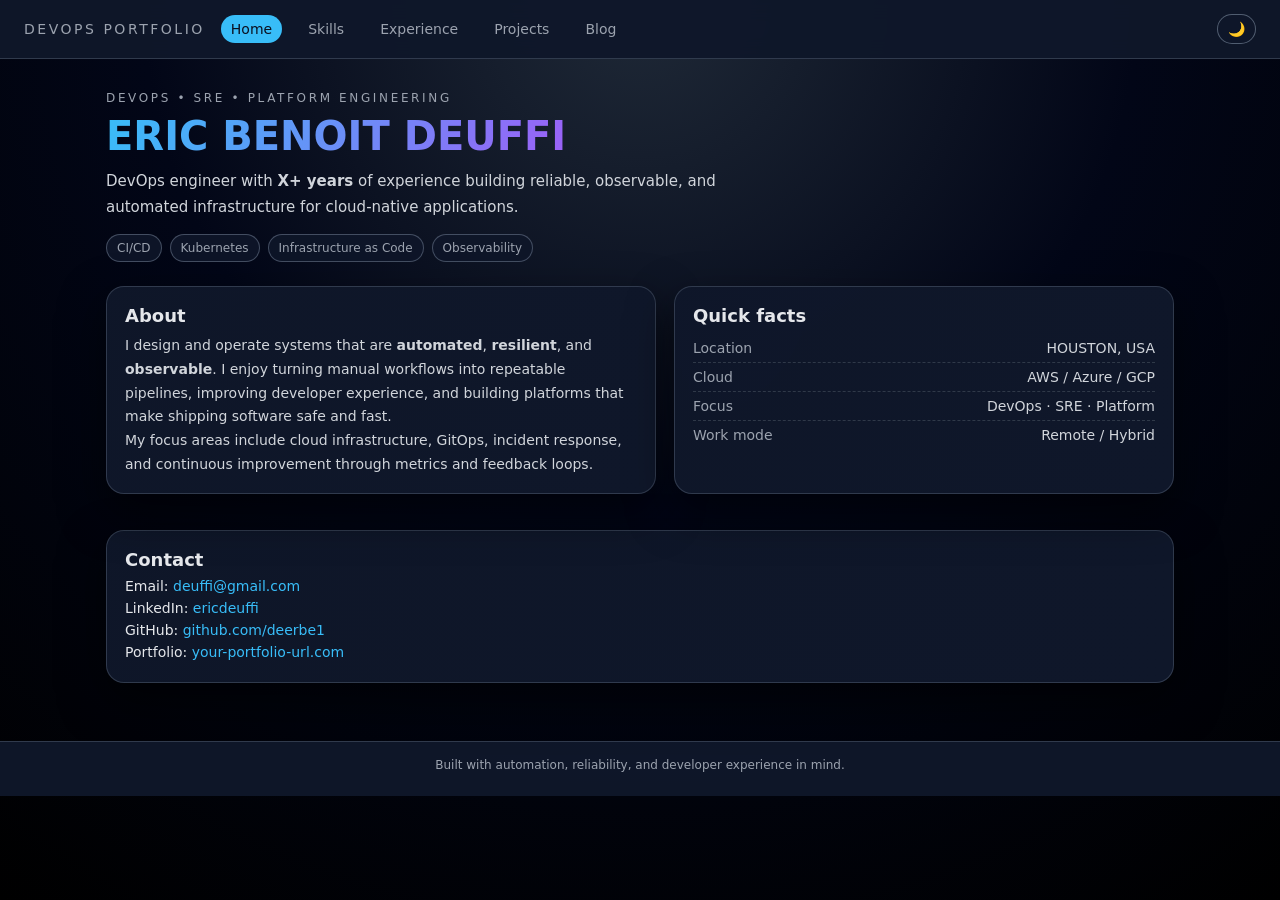
<file: index.html>
<!DOCTYPE html>
<html lang="en">
<head>
  <meta charset="UTF-8" />
  <title>DevOps Engineer Portfolio</title>
  <meta name="viewport" content="width=device-width, initial-scale=1" />
  <link rel="stylesheet" href="style.css" />
</head>
<body>
  <nav class="nav">
    <div class="nav-left">
      <span class="nav-brand">DevOps Portfolio</span>
      <a href="index.html" class="nav-item active">Home</a>
      <a href="skills.html" class="nav-item">Skills</a>
      <a href="experience.html" class="nav-item">Experience</a>
      <a href="projects.html" class="nav-item">Projects</a>
      <a href="blog.html" class="nav-item">Blog</a>
    </div>
    <button id="theme-toggle" class="theme-btn" aria-label="Toggle theme">🌙</button>
  </nav>

  <main class="container">
    <header class="hero">
      <p class="hero-kicker">DevOps • SRE • Platform Engineering</p>
      <h1 class="hero-title">ERIC BENOIT DEUFFI</h1>
      <p class="hero-subtitle">
        DevOps engineer with <strong>X+ years</strong> of experience building reliable, observable, and automated
        infrastructure for cloud-native applications.
      </p>
      <div class="hero-tags">
        <span class="tag">CI/CD</span>
        <span class="tag">Kubernetes</span>
        <span class="tag">Infrastructure as Code</span>
        <span class="tag">Observability</span>
      </div>
    </header>

    <section class="grid-2">
      <section class="card">
        <h2>About</h2>
        <p>
          I design and operate systems that are <strong>automated</strong>, <strong>resilient</strong>, and
          <strong>observable</strong>. I enjoy turning manual workflows into repeatable pipelines, improving
          developer experience, and building platforms that make shipping software safe and fast.
        </p>
        <p>
          My focus areas include cloud infrastructure, GitOps, incident response, and continuous improvement
          through metrics and feedback loops.
        </p>
      </section>

      <section class="card">
        <h2>Quick facts</h2>
        <ul class="facts">
          <li><span>Location</span><span>HOUSTON, USA</span></li>
          <li><span>Cloud</span><span>AWS / Azure / GCP</span></li>
          <li><span>Focus</span><span>DevOps · SRE · Platform</span></li>
          <li><span>Work mode</span><span>Remote / Hybrid</span></li>
        </ul>
      </section>
    </section>

    <section class="card">
      <h2>Contact</h2>
      <ul class="contact-list">
        <li>Email: <a href="mailto:you@example.com">deuffi@gmail.com</a></li>
        <li>LinkedIn: <a href="www.linkedin.com/in/ericdeuffi">ericdeuffi</a></li>
        <li>GitHub: <a href="#">github.com/deerbe1</a></li>
        <li>Portfolio: <a href="#">your-portfolio-url.com</a></li>
      </ul>
    </section>
  </main>

  <footer class="footer">
    <span>Built with automation, reliability, and developer experience in mind.</span>
  </footer>

  <script src="theme.js"></script>
</body>
</html>
</file>
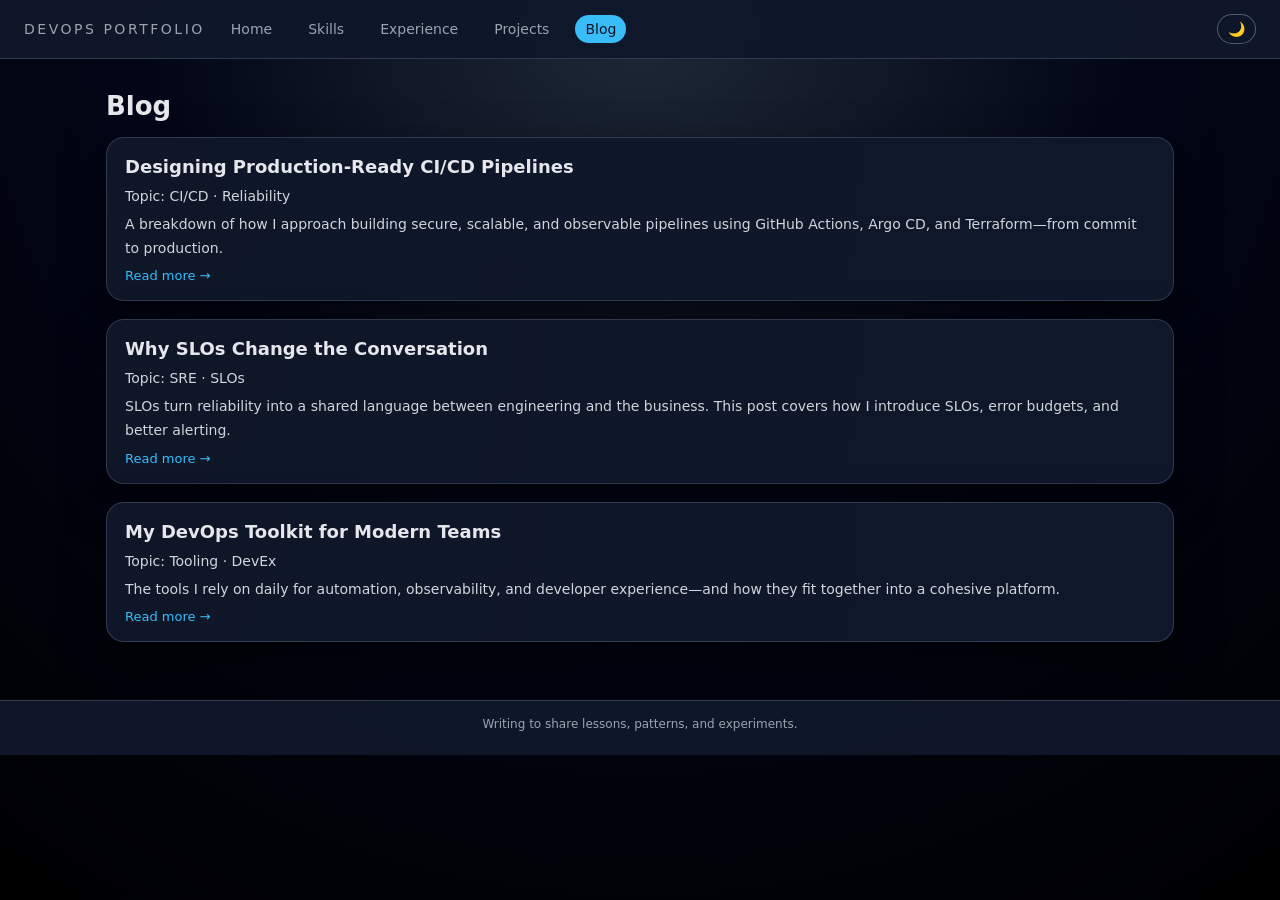
<file: blog.html>
<!DOCTYPE html>
<html lang="en">
<head>
  <meta charset="UTF-8" />
  <title>Blog — DevOps Portfolio</title>
  <meta name="viewport" content="width=device-width, initial-scale=1" />
  <link rel="stylesheet" href="style.css" />
</head>
<body>
  <nav class="nav">
    <div class="nav-left">
      <span class="nav-brand">DevOps Portfolio</span>
      <a href="index.html" class="nav-item">Home</a>
      <a href="skills.html" class="nav-item">Skills</a>
      <a href="experience.html" class="nav-item">Experience</a>
      <a href="projects.html" class="nav-item">Projects</a>
      <a href="blog.html" class="nav-item active">Blog</a>
    </div>
    <button id="theme-toggle" class="theme-btn" aria-label="Toggle theme">🌙</button>
  </nav>

  <main class="container">
    <h1 class="page-title">Blog</h1>

    <section class="card blog-post">
      <h2>Designing Production-Ready CI/CD Pipelines</h2>
      <p class="blog-meta">Topic: CI/CD · Reliability</p>
      <p>
        A breakdown of how I approach building secure, scalable, and observable pipelines using GitHub Actions,
        Argo CD, and Terraform—from commit to production.
      </p>
      <a href="#" class="blog-link">Read more →</a>
    </section>

    <section class="card blog-post">
      <h2>Why SLOs Change the Conversation</h2>
      <p class="blog-meta">Topic: SRE · SLOs</p>
      <p>
        SLOs turn reliability into a shared language between engineering and the business. This post covers how
        I introduce SLOs, error budgets, and better alerting.
      </p>
      <a href="#" class="blog-link">Read more →</a>
    </section>

    <section class="card blog-post">
      <h2>My DevOps Toolkit for Modern Teams</h2>
      <p class="blog-meta">Topic: Tooling · DevEx</p>
      <p>
        The tools I rely on daily for automation, observability, and developer experience—and how they fit
        together into a cohesive platform.
      </p>
      <a href="#" class="blog-link">Read more →</a>
    </section>
  </main>

  <footer class="footer">
    <span>Writing to share lessons, patterns, and experiments.</span>
  </footer>

  <script src="theme.js"></script>
</body>
</html>
</file>
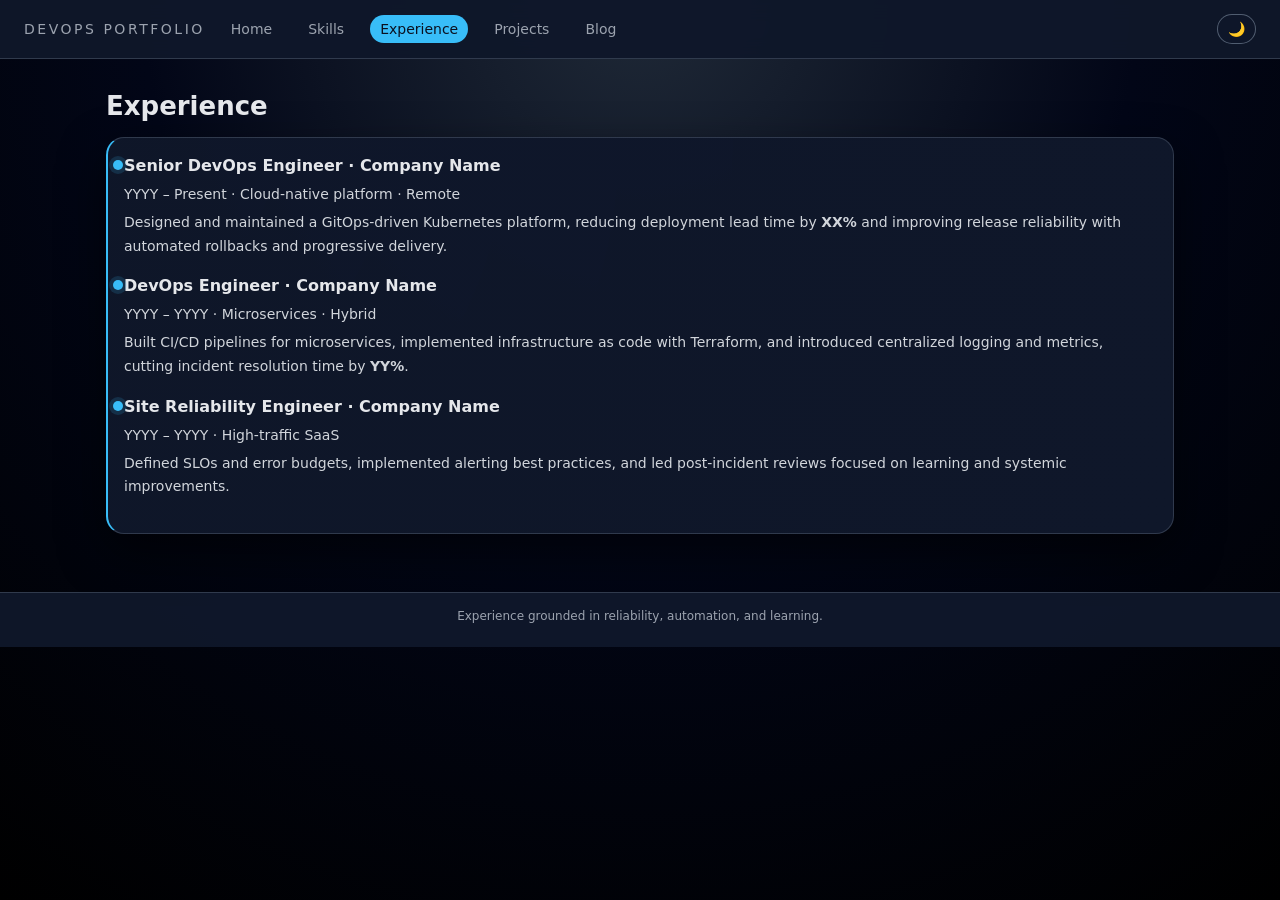
<file: experience.html>
<!DOCTYPE html>
<html lang="en">
<head>
  <meta charset="UTF-8" />
  <title>Experience — DevOps Portfolio</title>
  <meta name="viewport" content="width=device-width, initial-scale=1" />
  <link rel="stylesheet" href="style.css" />
</head>
<body>
  <nav class="nav">
    <div class="nav-left">
      <span class="nav-brand">DevOps Portfolio</span>
      <a href="index.html" class="nav-item">Home</a>
      <a href="skills.html" class="nav-item">Skills</a>
      <a href="experience.html" class="nav-item active">Experience</a>
      <a href="projects.html" class="nav-item">Projects</a>
      <a href="blog.html" class="nav-item">Blog</a>
    </div>
    <button id="theme-toggle" class="theme-btn" aria-label="Toggle theme">🌙</button>
  </nav>

  <main class="container">
    <h1 class="page-title">Experience</h1>

    <section class="card timeline">
      <article class="timeline-item">
        <h2>Senior DevOps Engineer · Company Name</h2>
        <p class="timeline-meta">YYYY – Present · Cloud-native platform · Remote</p>
        <p>
          Designed and maintained a GitOps-driven Kubernetes platform, reducing deployment lead time by
          <strong>XX%</strong> and improving release reliability with automated rollbacks and progressive delivery.
        </p>
      </article>

      <article class="timeline-item">
        <h2>DevOps Engineer · Company Name</h2>
        <p class="timeline-meta">YYYY – YYYY · Microservices · Hybrid</p>
        <p>
          Built CI/CD pipelines for microservices, implemented infrastructure as code with Terraform, and introduced
          centralized logging and metrics, cutting incident resolution time by <strong>YY%</strong>.
        </p>
      </article>

      <article class="timeline-item">
        <h2>Site Reliability Engineer · Company Name</h2>
        <p class="timeline-meta">YYYY – YYYY · High-traffic SaaS</p>
        <p>
          Defined SLOs and error budgets, implemented alerting best practices, and led post-incident reviews focused
          on learning and systemic improvements.
        </p>
      </article>
    </section>
  </main>

  <footer class="footer">
    <span>Experience grounded in reliability, automation, and learning.</span>
  </footer>

  <script src="theme.js"></script>
</body>
</html>
</file>
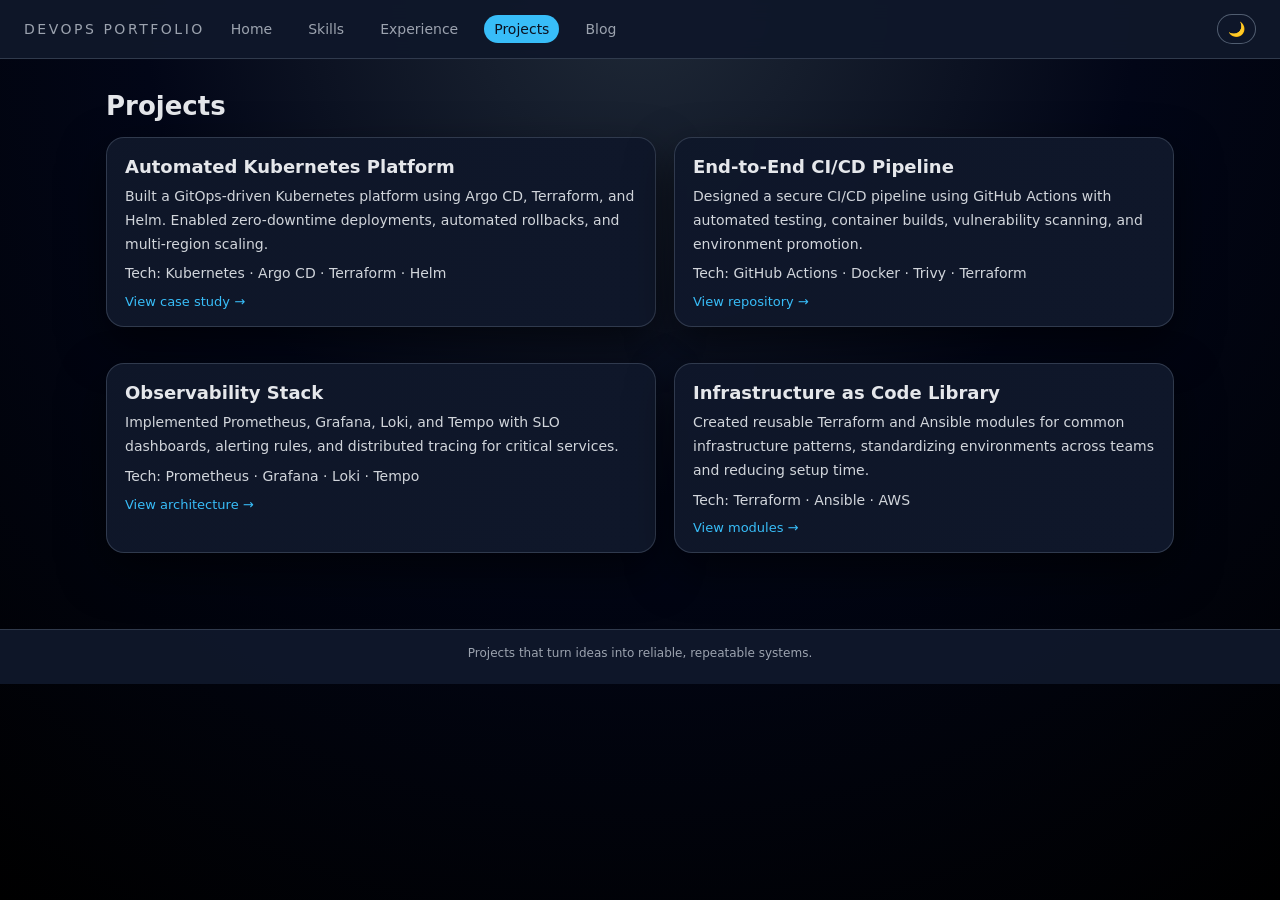
<file: projects.html>
<!DOCTYPE html>
<html lang="en">
<head>
  <meta charset="UTF-8" />
  <title>Projects — DevOps Portfolio</title>
  <meta name="viewport" content="width=device-width, initial-scale=1" />
  <link rel="stylesheet" href="style.css" />
</head>
<body>
  <nav class="nav">
    <div class="nav-left">
      <span class="nav-brand">DevOps Portfolio</span>
      <a href="index.html" class="nav-item">Home</a>
      <a href="skills.html" class="nav-item">Skills</a>
      <a href="experience.html" class="nav-item">Experience</a>
      <a href="projects.html" class="nav-item active">Projects</a>
      <a href="blog.html" class="nav-item">Blog</a>
    </div>
    <button id="theme-toggle" class="theme-btn" aria-label="Toggle theme">🌙</button>
  </nav>

  <main class="container">
    <h1 class="page-title">Projects</h1>

    <section class="grid-2">
      <article class="card project">
        <h2>Automated Kubernetes Platform</h2>
        <p>
          Built a GitOps-driven Kubernetes platform using Argo CD, Terraform, and Helm. Enabled zero-downtime
          deployments, automated rollbacks, and multi-region scaling.
        </p>
        <p class="project-meta">Tech: Kubernetes · Argo CD · Terraform · Helm</p>
        <a href="#" class="project-link">View case study →</a>
      </article>

      <article class="card project">
        <h2>End-to-End CI/CD Pipeline</h2>
        <p>
          Designed a secure CI/CD pipeline using GitHub Actions with automated testing, container builds,
          vulnerability scanning, and environment promotion.
        </p>
        <p class="project-meta">Tech: GitHub Actions · Docker · Trivy · Terraform</p>
        <a href="#" class="project-link">View repository →</a>
      </article>

      <article class="card project">
        <h2>Observability Stack</h2>
        <p>
          Implemented Prometheus, Grafana, Loki, and Tempo with SLO dashboards, alerting rules, and distributed
          tracing for critical services.
        </p>
        <p class="project-meta">Tech: Prometheus · Grafana · Loki · Tempo</p>
        <a href="#" class="project-link">View architecture →</a>
      </article>

      <article class="card project">
        <h2>Infrastructure as Code Library</h2>
        <p>
          Created reusable Terraform and Ansible modules for common infrastructure patterns, standardizing
          environments across teams and reducing setup time.
        </p>
        <p class="project-meta">Tech: Terraform · Ansible · AWS</p>
        <a href="#" class="project-link">View modules →</a>
      </article>
    </section>
  </main>

  <footer class="footer">
    <span>Projects that turn ideas into reliable, repeatable systems.</span>
  </footer>

  <script src="theme.js"></script>
</body>
</html>
</file>
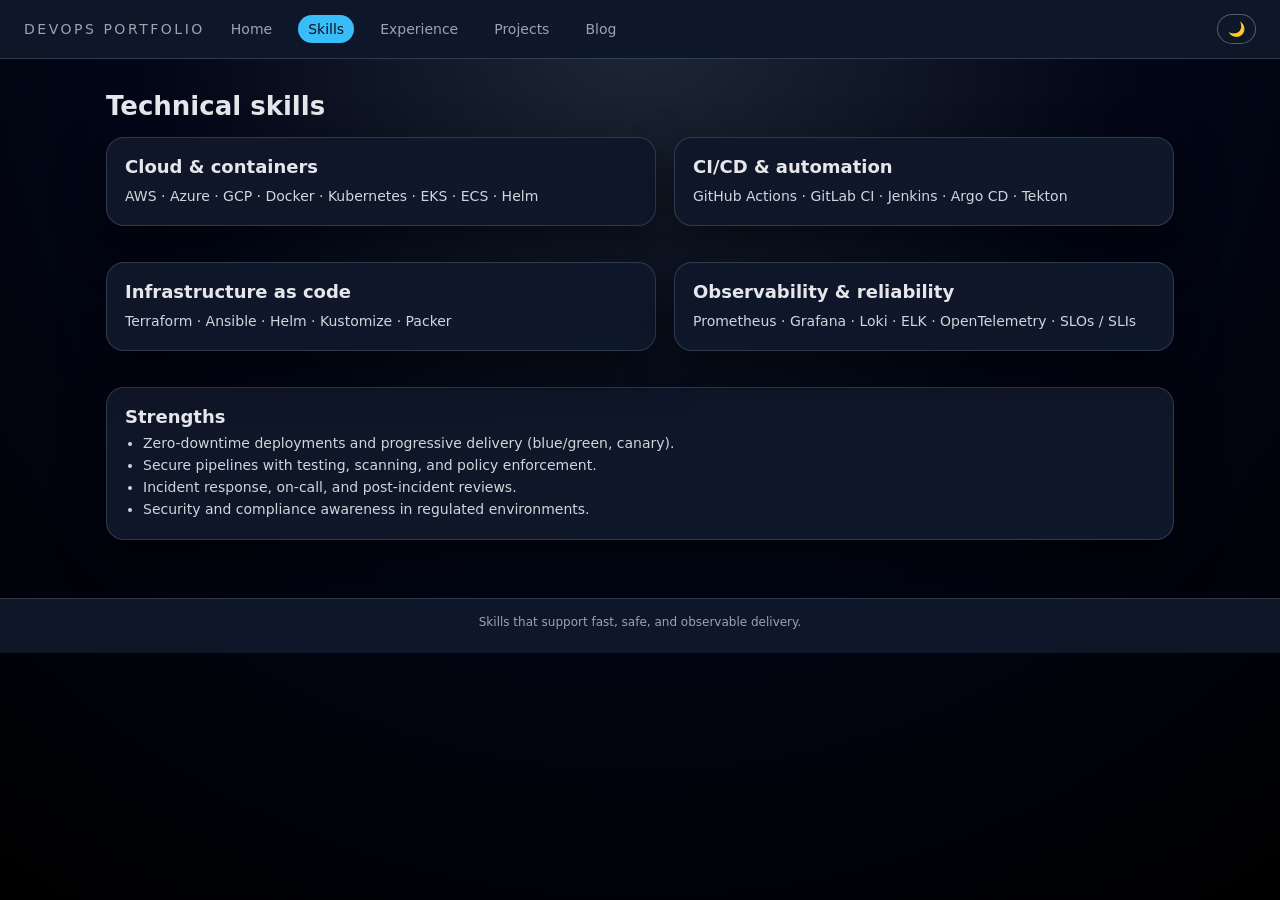
<file: skills.html>
<!DOCTYPE html>
<html lang="en">
<head>
  <meta charset="UTF-8" />
  <title>Skills — DevOps Portfolio</title>
  <meta name="viewport" content="width=device-width, initial-scale=1" />
  <link rel="stylesheet" href="style.css" />
</head>
<body>
  <nav class="nav">
    <div class="nav-left">
      <span class="nav-brand">DevOps Portfolio</span>
      <a href="index.html" class="nav-item">Home</a>
      <a href="skills.html" class="nav-item active">Skills</a>
      <a href="experience.html" class="nav-item">Experience</a>
      <a href="projects.html" class="nav-item">Projects</a>
      <a href="blog.html" class="nav-item">Blog</a>
    </div>
    <button id="theme-toggle" class="theme-btn" aria-label="Toggle theme">🌙</button>
  </nav>

  <main class="container">
    <h1 class="page-title">Technical skills</h1>

    <section class="grid-2">
      <section class="card">
        <h2>Cloud & containers</h2>
        <p>AWS · Azure · GCP · Docker · Kubernetes · EKS · ECS · Helm</p>
      </section>

      <section class="card">
        <h2>CI/CD & automation</h2>
        <p>GitHub Actions · GitLab CI · Jenkins · Argo CD · Tekton</p>
      </section>

      <section class="card">
        <h2>Infrastructure as code</h2>
        <p>Terraform · Ansible · Helm · Kustomize · Packer</p>
      </section>

      <section class="card">
        <h2>Observability & reliability</h2>
        <p>Prometheus · Grafana · Loki · ELK · OpenTelemetry · SLOs / SLIs</p>
      </section>
    </section>

    <section class="card">
      <h2>Strengths</h2>
      <ul class="bullet-list">
        <li>Zero-downtime deployments and progressive delivery (blue/green, canary).</li>
        <li>Secure pipelines with testing, scanning, and policy enforcement.</li>
        <li>Incident response, on-call, and post-incident reviews.</li>
        <li>Security and compliance awareness in regulated environments.</li>
      </ul>
    </section>
  </main>

  <footer class="footer">
    <span>Skills that support fast, safe, and observable delivery.</span>
  </footer>

  <script src="theme.js"></script>
</body>
</html>
</file>
<file: style.css>
:root {
  --bg: #050816;
  --bg-alt: #0b1020;
  --card: #111827;
  --border: rgba(148, 163, 184, 0.25);
  --text: #e5e7eb;
  --muted: #9ca3af;
  --accent: #38bdf8;
  --accent-soft: rgba(56, 189, 248, 0.15);
  --radius-lg: 18px;
  --radius-md: 12px;
  --shadow-soft: 0 18px 45px rgba(0, 0, 0, 0.55);
  --font-main: system-ui, -apple-system, BlinkMacSystemFont, "Segoe UI", sans-serif;
}

/* Base */

* {
  box-sizing: border-box;
  margin: 0;
  padding: 0;
}

body {
  font-family: var(--font-main);
  background: radial-gradient(circle at top, #1f2937 0, #020617 45%, #000 100%);
  color: var(--text);
  min-height: 100vh;
  display: flex;
  flex-direction: column;
}

/* Nav */

.nav {
  display: flex;
  align-items: center;
  justify-content: space-between;
  padding: 14px 24px;
  background: rgba(15, 23, 42, 0.96);
  border-bottom: 1px solid rgba(148, 163, 184, 0.25);
  backdrop-filter: blur(10px);
  position: sticky;
  top: 0;
  z-index: 10;
}

.nav-left {
  display: flex;
  align-items: center;
  gap: 16px;
  flex-wrap: wrap;
}

.nav-brand {
  font-size: 14px;
  text-transform: uppercase;
  letter-spacing: 0.18em;
  color: var(--muted);
}

.nav-item {
  font-size: 14px;
  color: var(--muted);
  text-decoration: none;
  padding: 6px 10px;
  border-radius: 999px;
  transition: all 0.18s ease-out;
}

.nav-item:hover {
  color: var(--text);
  background: rgba(15, 23, 42, 0.9);
}

.nav-item.active {
  color: #0b1120;
  background: var(--accent);
}

/* Theme button */

.theme-btn {
  margin-left: auto;
  border-radius: 999px;
  border: 1px solid rgba(148, 163, 184, 0.5);
  background: rgba(15, 23, 42, 0.9);
  color: var(--text);
  padding: 6px 10px;
  cursor: pointer;
  font-size: 14px;
  transition: all 0.18s ease-out;
}

.theme-btn:hover {
  border-color: var(--accent);
}

/* Layout */

.container {
  width: 100%;
  max-width: 1100px;
  margin: 32px auto 40px;
  padding: 0 16px;
}

.footer {
  padding: 16px 24px 24px;
  font-size: 12px;
  color: var(--muted);
  text-align: center;
  border-top: 1px solid rgba(148, 163, 184, 0.25);
  background: rgba(15, 23, 42, 0.96);
}

/* Hero */

.hero {
  margin-bottom: 24px;
}

.hero-kicker {
  font-size: 12px;
  text-transform: uppercase;
  letter-spacing: 0.22em;
  color: var(--muted);
  margin-bottom: 8px;
}

.hero-title {
  font-size: clamp(32px, 5vw, 40px);
  font-weight: 700;
  background: linear-gradient(120deg, #38bdf8, #a855f7, #f97316);
  -webkit-background-clip: text;
  background-clip: text;
  color: transparent;
  margin-bottom: 10px;
}

.hero-subtitle {
  font-size: 15px;
  max-width: 640px;
  color: #d1d5db;
  line-height: 1.7;
}

.hero-tags {
  margin-top: 14px;
  display: flex;
  flex-wrap: wrap;
  gap: 8px;
}

.tag {
  font-size: 12px;
  padding: 6px 10px;
  border-radius: 999px;
  background: rgba(15, 23, 42, 0.9);
  border: 1px solid rgba(148, 163, 184, 0.4);
  color: var(--muted);
}

/* Cards */

.card {
  background: radial-gradient(circle at top left, rgba(15, 23, 42, 0.96), rgba(15, 23, 42, 1));
  border-radius: var(--radius-lg);
  border: 1px solid var(--border);
  box-shadow: var(--shadow-soft);
  padding: 18px 18px 16px;
  margin-bottom: 18px;
}

.card h2 {
  font-size: 18px;
  margin-bottom: 8px;
}

.card p {
  font-size: 14px;
  line-height: 1.7;
  color: #d1d5db;
}

/* Grid */

.grid-2 {
  display: grid;
  grid-template-columns: minmax(0, 1.1fr) minmax(0, 1fr);
  gap: 18px;
  margin-bottom: 18px;
}

@media (max-width: 800px) {
  .grid-2 {
    grid-template-columns: minmax(0, 1fr);
  }
}

/* Lists */

.facts {
  list-style: none;
  font-size: 14px;
  color: #d1d5db;
}

.facts li {
  display: flex;
  justify-content: space-between;
  padding: 6px 0;
  border-bottom: 1px dashed rgba(55, 65, 81, 0.8);
}

.facts li:last-child {
  border-bottom: none;
}

.facts span:first-child {
  color: var(--muted);
}

.contact-list {
  list-style: none;
  font-size: 14px;
}

.contact-list li {
  margin-bottom: 6px;
}

.contact-list a {
  color: var(--accent);
  text-decoration: none;
}

.contact-list a:hover {
  text-decoration: underline;
}

.bullet-list {
  padding-left: 18px;
  font-size: 14px;
  color: #d1d5db;
}

.bullet-list li {
  margin-bottom: 6px;
}

/* Page titles */

.page-title {
  font-size: 26px;
  margin-bottom: 16px;
}

/* Timeline */

.timeline {
  border-left: 2px solid var(--accent);
  padding-left: 16px;
}

.timeline-item {
  margin-bottom: 18px;
  position: relative;
}

.timeline-item::before {
  content: "";
  position: absolute;
  left: -11px;
  top: 4px;
  width: 10px;
  height: 10px;
  border-radius: 999px;
  background: var(--accent);
  box-shadow: 0 0 0 4px var(--accent-soft);
}

.timeline-item h2 {
  font-size: 16px;
}

.timeline-meta {
  font-size: 12px;
  color: var(--muted);
  margin-bottom: 4px;
}

/* Projects */

.project-meta {
  font-size: 12px;
  color: var(--muted);
  margin-top: 6px;
}

.project-link {
  display: inline-block;
  margin-top: 8px;
  font-size: 13px;
  color: var(--accent);
  text-decoration: none;
}

.project-link:hover {
  text-decoration: underline;
}

/* Blog */

.blog-meta {
  font-size: 12px;
  color: var(--muted);
  margin-bottom: 4px;
}

.blog-link {
  display: inline-block;
  margin-top: 8px;
  font-size: 13px;
  color: var(--accent);
  text-decoration: none;
}

.blog-link:hover {
  text-decoration: underline;
}

/* Light theme */

body.light {
  background: #f3f4f6;
  color: #111827;
}

body.light .nav {
  background: #ffffff;
  border-bottom-color: #e5e7eb;
}

body.light .nav-brand {
  color: #6b7280;
}

body.light .nav-item {
  color: #6b7280;
}

body.light .nav-item.active {
  color: #ffffff;
  background: #2563eb;
}

body.light .theme-btn {
  background: #f9fafb;
  color: #111827;
  border-color: #d1d5db;
}

body.light .container {
  /* same layout, just lighter background via body */
}

body.light .card {
  background: #ffffff;
  border-color: #e5e7eb;
  box-shadow: 0 18px 40px rgba(15, 23, 42, 0.12);
}

body.light .card p,
body.light .bullet-list,
body.light .facts,
body.light .timeline-meta,
body.light .project-meta,
body.light .blog-meta {
  color: #374151;
}

body.light .hero-subtitle {
  color: #4b5563;
}

body.light .tag {
  background: #f9fafb;
  border-color: #e5e7eb;
  color: #6b7280;
}

body.light .timeline {
  border-left-color: #2563eb;
}

body.light .timeline-item::before {
  background: #2563eb;
  box-shadow: 0 0 0 4px rgba(37, 99, 235, 0.2);
}

body.light .footer {
  background: #ffffff;
  border-top-color: #e5e7eb;
  color: #6b7280;
}
</file>
